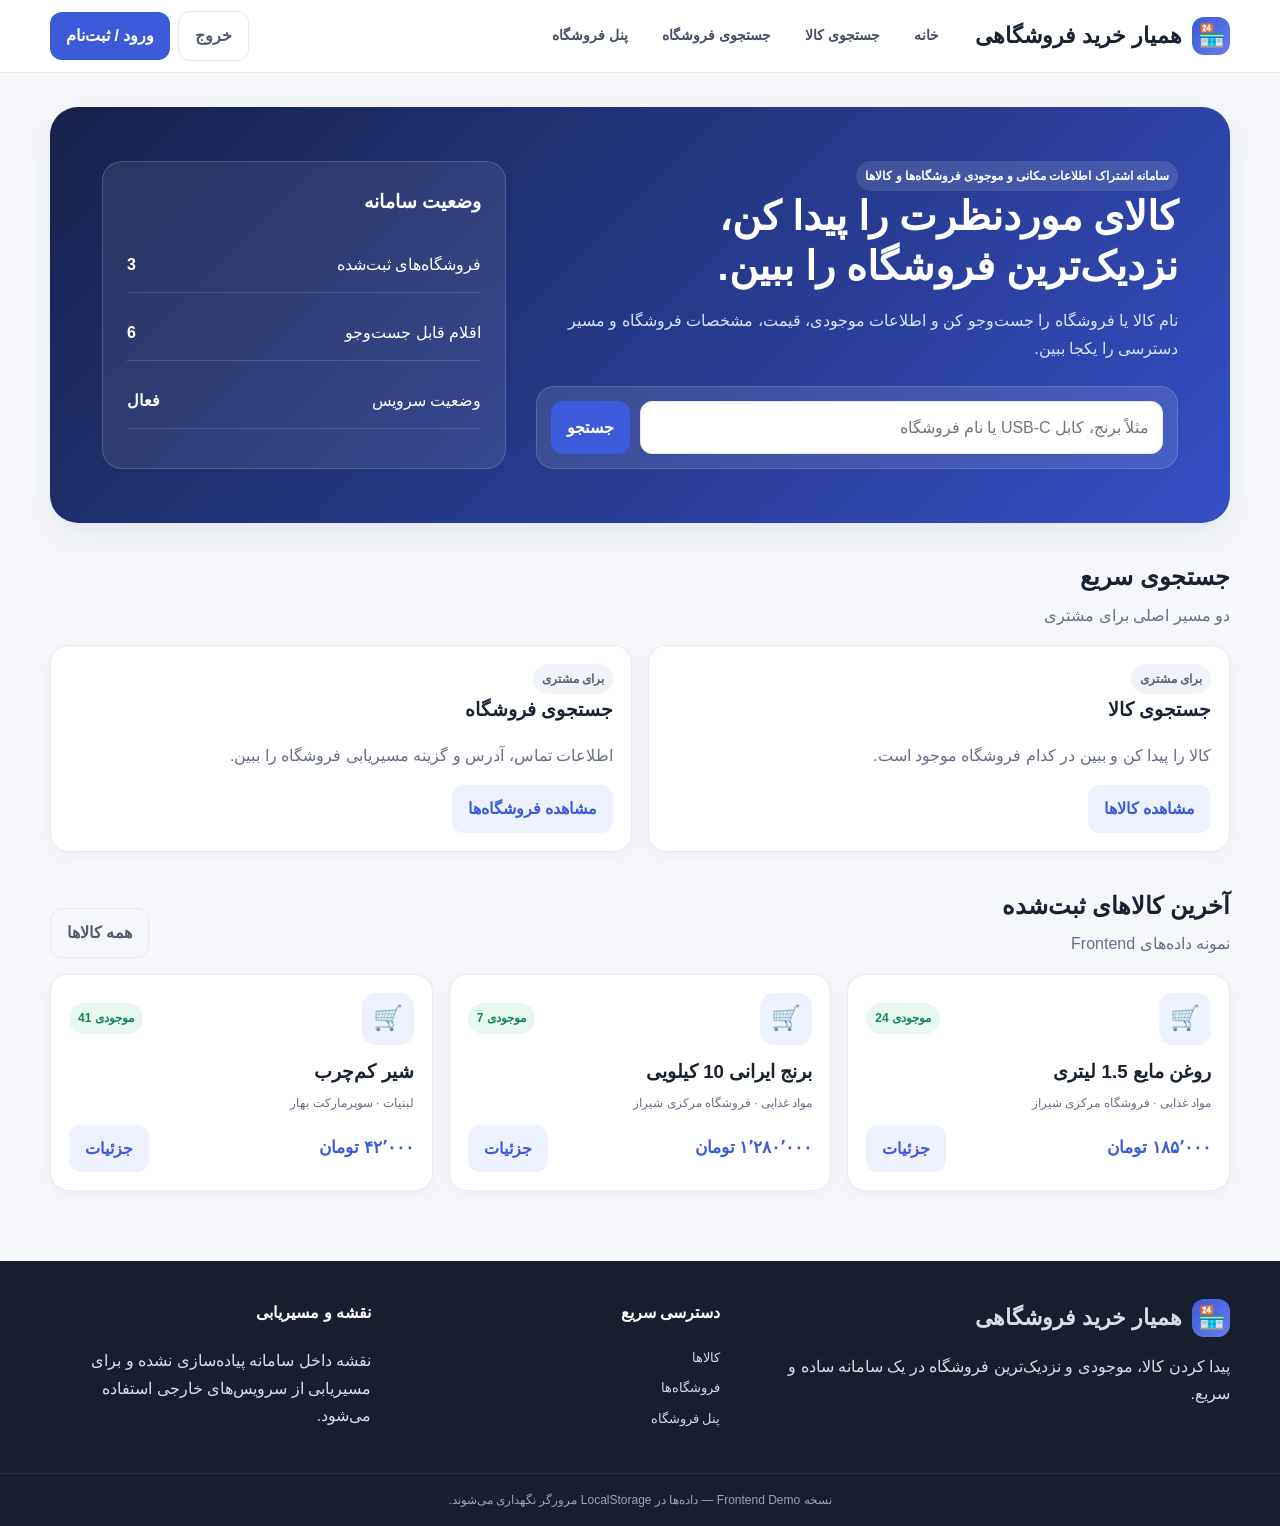
<file: Demo/index.html>
<!doctype html>
<html lang="fa" dir="rtl">
<head>
  <meta charset="utf-8">
  <meta name="viewport" content="width=device-width, initial-scale=1">
  <meta name="description" content="سامانه اشتراک اطلاعات مکانی و موجودی فروشگاه‌ها و کالاها">
  <title>همیار خرید فروشگاهی | سامانه موجودی فروشگاه‌ها</title>
  <link rel="stylesheet" href="styles.css">
</head>
<body>
  <div id="toast" class="toast"></div>

  <header class="topbar">
    <div class="container nav-wrap">
      <a class="brand" href="#/home" aria-label="همیار خرید فروشگاهی">
        <span class="brand-mark" aria-hidden="true">🏪</span>
        <span>همیار خرید فروشگاهی</span>
      </a>
      <nav class="main-nav" id="mainNav">
        <a href="#/home">خانه</a>
        <a href="#/products">جستجوی کالا</a>
        <a href="#/stores">جستجوی فروشگاه</a>
        <a href="#/store-dashboard">پنل فروشگاه</a>
      </nav>
      <div class="nav-actions">
        <span id="sessionLabel" class="session-label"></span>
        <button class="btn btn-ghost" id="logoutBtn" hidden>خروج</button>
        <a class="btn btn-primary" id="authBtn" href="#/login">ورود / ثبت‌نام</a>
      </div>
    </div>
  </header>

  <main id="app" class="container page"></main>

  <footer class="footer">
    <div class="container footer-grid">
      <div>
        <div class="brand footer-brand"><span class="brand-mark" aria-hidden="true">🏪</span><span>همیار خرید فروشگاهی</span></div>
        <p>پیدا کردن کالا، موجودی و نزدیک‌ترین فروشگاه در یک سامانه ساده و سریع.</p>
      </div>
      <div>
        <h4>دسترسی سریع</h4>
        <a href="#/products">کالاها</a>
        <a href="#/stores">فروشگاه‌ها</a>
        <a href="#/store-dashboard">پنل فروشگاه</a>
      </div>
      <div>
        <h4>نقشه و مسیریابی</h4>
        <p>نقشه داخل سامانه پیاده‌سازی نشده و برای مسیریابی از سرویس‌های خارجی استفاده می‌شود.</p>
      </div>
    </div>
    <div class="footer-bottom">نسخه Frontend Demo — داده‌ها در LocalStorage مرورگر نگهداری می‌شوند.</div>
  </footer>

  <script src="app.js"></script>
</body>
</html>
</file>
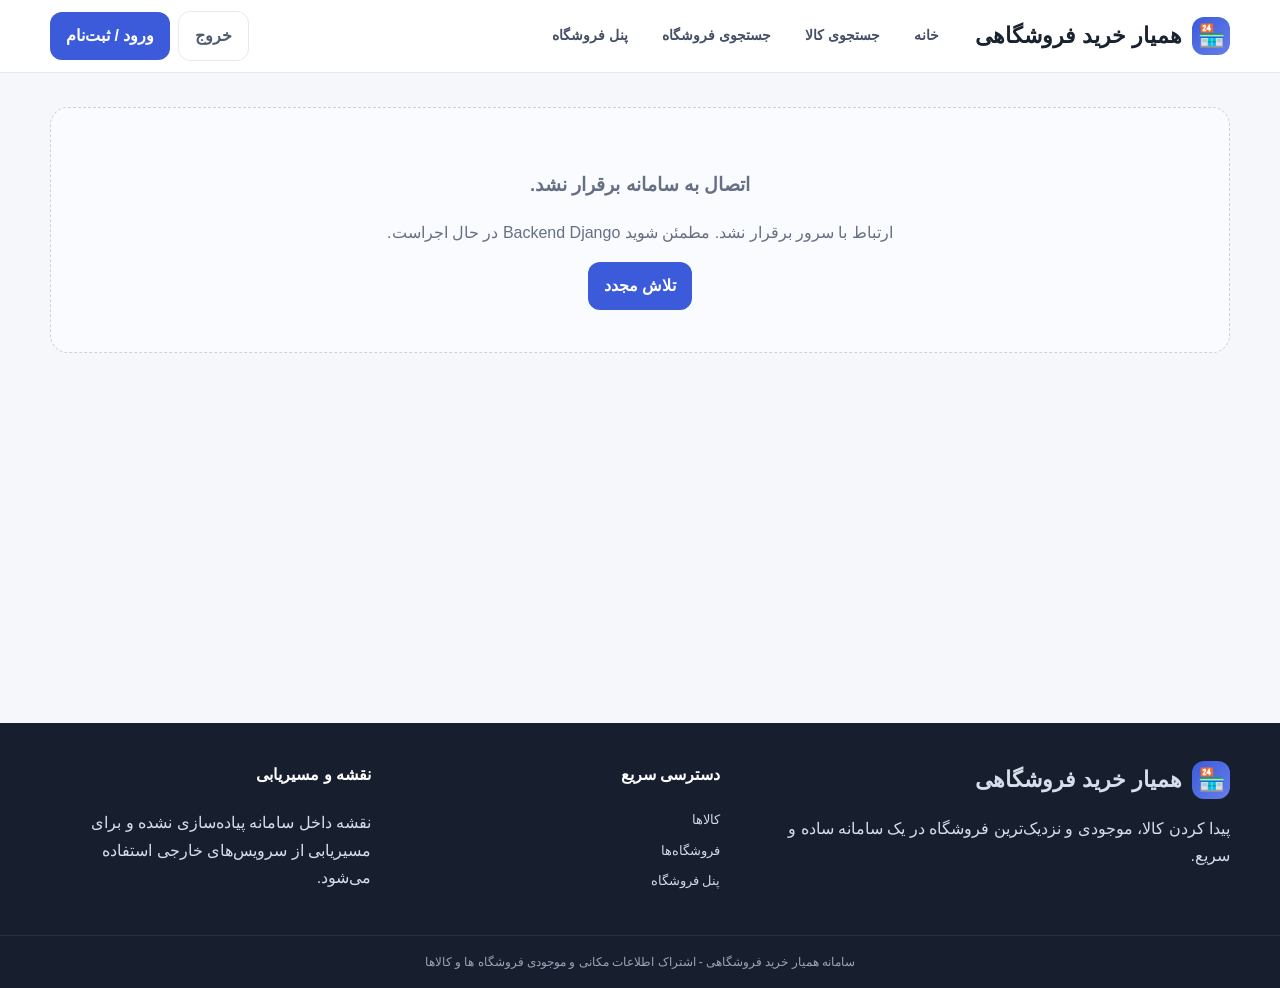
<file: hamyar_kharid_forooshgahi/frontend/index.html>
<!doctype html>
<html lang="fa" dir="rtl">
<head>
  <meta charset="utf-8">
  <meta name="viewport" content="width=device-width, initial-scale=1">
  <meta name="description" content="سامانه اشتراک اطلاعات مکانی و موجودی فروشگاه‌ها و کالاها">
  <title>همیار خرید فروشگاهی | سامانه موجودی فروشگاه‌ها</title>
  <link rel="stylesheet" href="styles.css">
</head>
<body>
  <div id="toast" class="toast"></div>

  <header class="topbar">
    <div class="container nav-wrap">
      <a class="brand" href="#/home" aria-label="همیار خرید فروشگاهی">
        <span class="brand-mark" aria-hidden="true">🏪</span>
        <span>همیار خرید فروشگاهی</span>
      </a>
      <nav class="main-nav" id="mainNav">
        <a href="#/home">خانه</a>
        <a href="#/products">جستجوی کالا</a>
        <a href="#/stores">جستجوی فروشگاه</a>
        <a href="#/store-dashboard">پنل فروشگاه</a>
      </nav>
      <div class="nav-actions">
        <span id="sessionLabel" class="session-label"></span>
        <button class="btn btn-ghost" id="logoutBtn" hidden>خروج</button>
        <a class="btn btn-primary" id="authBtn" href="#/login">ورود / ثبت‌نام</a>
      </div>
    </div>
  </header>

  <main id="app" class="container page"></main>

  <footer class="footer">
    <div class="container footer-grid">
      <div>
        <div class="brand footer-brand"><span class="brand-mark" aria-hidden="true">🏪</span><span>همیار خرید فروشگاهی</span></div>
        <p>پیدا کردن کالا، موجودی و نزدیک‌ترین فروشگاه در یک سامانه ساده و سریع.</p>
      </div>
      <div>
        <h4>دسترسی سریع</h4>
        <a href="#/products">کالاها</a>
        <a href="#/stores">فروشگاه‌ها</a>
        <a href="#/store-dashboard">پنل فروشگاه</a>
      </div>
      <div>
        <h4>نقشه و مسیریابی</h4>
        <p>نقشه داخل سامانه پیاده‌سازی نشده و برای مسیریابی از سرویس‌های خارجی استفاده می‌شود.</p>
      </div>
    </div>
    <div class="footer-bottom">سامانه همیار خرید فروشگاهی - اشتراک اطلاعات مکانی و موجودی فروشگاه ها و کالاها</div>
  </footer>

  <script src="app.js"></script>
</body>
</html>
</file>
<file: Demo/styles.css>
:root{
  --bg:#f5f7fb;
  --surface:#fff;
  --surface-2:#f0f3f8;
  --text:#182230;
  --muted:#667085;
  --border:#e5e9f0;
  --primary:#3b5bdb;
  --primary-dark:#2f46ae;
  --success:#16865b;
  --warning:#b7791f;
  --danger:#c03636;
  --shadow:0 12px 34px rgba(20,32,56,.08);
  --radius:18px;
}
*{box-sizing:border-box}
html{scroll-behavior:smooth}
body{margin:0;font-family:Tahoma,"Segoe UI",Arial,sans-serif;background:var(--bg);color:var(--text);line-height:1.7}
a{text-decoration:none;color:inherit}
button,input,textarea,select{font:inherit}
button{cursor:pointer}
.container{width:min(1180px,calc(100% - 32px));margin:auto}
.topbar{position:sticky;top:0;z-index:30;background:rgba(255,255,255,.94);backdrop-filter:blur(12px);border-bottom:1px solid var(--border)}
.nav-wrap{min-height:72px;display:flex;align-items:center;gap:28px}
.brand{display:flex;align-items:center;gap:10px;font-weight:900;font-size:22px;white-space:nowrap}
.brand-mark{width:38px;height:38px;display:grid;place-items:center;border-radius:12px;background:linear-gradient(135deg,var(--primary),#667eea);color:#fff}
.brand-accent{color:var(--primary)}
.main-nav{display:flex;gap:18px;flex:1}
.main-nav a{color:#455066;font-size:14px;font-weight:700;padding:10px 8px;border-radius:10px}
.main-nav a:hover{background:var(--surface-2);color:var(--primary)}
.nav-actions{display:flex;align-items:center;gap:8px}
.session-label{font-size:13px;color:var(--muted);max-width:160px;white-space:nowrap;overflow:hidden;text-overflow:ellipsis}
.btn{border:0;border-radius:12px;padding:10px 16px;font-weight:800;transition:.2s;display:inline-flex;align-items:center;justify-content:center;gap:7px}
.btn:hover{transform:translateY(-1px)}
.btn-primary{background:var(--primary);color:#fff}
.btn-primary:hover{background:var(--primary-dark)}
.btn-secondary{background:#eef2ff;color:var(--primary)}
.btn-ghost{background:transparent;color:#505b6e;border:1px solid var(--border)}
.btn-danger{background:#fff1f1;color:var(--danger)}
.page{min-height:calc(100vh - 250px);padding:34px 0 70px}
.hero{background:linear-gradient(135deg,#17214a,#354fc6);color:#fff;border-radius:28px;padding:54px 52px;display:grid;grid-template-columns:1.35fr .85fr;gap:30px;box-shadow:var(--shadow)}
.hero h1{font-size:40px;line-height:1.25;margin:0 0 16px}
.hero p{color:#dbe2ff;font-size:16px;max-width:680px}
.hero-search{background:rgba(255,255,255,.1);padding:14px;border:1px solid rgba(255,255,255,.15);border-radius:18px;margin-top:24px}
.search-row{display:grid;grid-template-columns:1fr auto;gap:10px}
.input,.select,.textarea{width:100%;background:#fff;border:1px solid var(--border);border-radius:12px;padding:12px 13px;outline:none}
.input:focus,.select:focus,.textarea:focus{border-color:#90a4ff;box-shadow:0 0 0 3px rgba(59,91,219,.1)}
.hero .input{background:#fff}
.hero-card{background:rgba(255,255,255,.08);border:1px solid rgba(255,255,255,.16);border-radius:20px;padding:24px}
.hero-card h3{margin-top:0}
.stat-list{display:grid;gap:12px}
.stat{display:flex;justify-content:space-between;padding:14px 0;border-bottom:1px solid rgba(255,255,255,.14)}
.section{margin-top:34px}
.section-head{display:flex;align-items:end;justify-content:space-between;gap:18px;margin-bottom:16px}
.section-head h2,.page-title h1{margin:0}
.section-head p,.page-title p{margin:4px 0 0;color:var(--muted)}
.grid{display:grid;gap:16px}
.grid-3{grid-template-columns:repeat(3,minmax(0,1fr))}
.grid-2{grid-template-columns:repeat(2,minmax(0,1fr))}
.card{background:var(--surface);border:1px solid var(--border);border-radius:var(--radius);padding:18px;box-shadow:0 5px 18px rgba(20,32,56,.04)}
.card h3{margin:0 0 6px}
.muted{color:var(--muted)}
.badge{display:inline-flex;padding:5px 9px;border-radius:999px;font-size:12px;font-weight:800}
.badge-success{background:#e8f8f0;color:var(--success)}
.badge-warning{background:#fff6df;color:var(--warning)}
.badge-danger{background:#ffeded;color:var(--danger)}
.badge-neutral{background:#eef2f6;color:#556070}
.product-card{display:flex;flex-direction:column;gap:11px}
.product-card .product-icon{width:52px;height:52px;border-radius:14px;background:#eef2ff;color:var(--primary);display:grid;place-items:center;font-size:24px}
.card-row{display:flex;align-items:center;justify-content:space-between;gap:10px}
.price{font-weight:900;color:var(--primary);font-size:17px}
.toolbar{display:grid;grid-template-columns:1.7fr 1fr auto;gap:10px;margin:22px 0}
.page-title{margin-bottom:18px}
.empty{padding:42px;text-align:center;border:1px dashed #ccd3df;border-radius:18px;color:var(--muted);background:#fafbfe}
.detail{display:grid;grid-template-columns:1fr 1fr;gap:20px}
.detail-panel{background:var(--surface);border:1px solid var(--border);border-radius:22px;padding:24px}
.map-placeholder{min-height:280px;border-radius:18px;border:1px dashed #bac3d2;background:
  linear-gradient(45deg,rgba(59,91,219,.06) 25%,transparent 25%),
  linear-gradient(-45deg,rgba(59,91,219,.06) 25%,transparent 25%);
background-size:28px 28px;background-position:0 0,14px 14px;display:grid;place-items:center;text-align:center;padding:24px;color:#657087}
.map-pin{font-size:48px;margin-bottom:8px}
.info-list{display:grid;gap:10px;margin:16px 0}
.info-item{display:flex;justify-content:space-between;gap:16px;padding:10px 0;border-bottom:1px solid var(--border)}
.info-item strong{font-size:13px}
.stack{display:grid;gap:12px}
.auth-wrap{max-width:520px;margin:20px auto}
.auth-card{background:var(--surface);border:1px solid var(--border);padding:28px;border-radius:22px;box-shadow:var(--shadow)}
.form-grid{display:grid;grid-template-columns:1fr 1fr;gap:12px}
.form-group{display:grid;gap:7px}
.form-group.full{grid-column:1/-1}
.form-group label{font-size:13px;font-weight:800}
.notice{padding:12px 14px;border-radius:13px;background:#eef2ff;color:#3b4e8f;font-size:13px}
.dashboard{display:grid;grid-template-columns:240px 1fr;gap:18px}
.sidebar{background:var(--surface);border:1px solid var(--border);border-radius:20px;padding:14px;height:max-content;position:sticky;top:92px}
.sidebar a{display:block;padding:11px 12px;border-radius:11px;font-size:14px;font-weight:700;color:#536073}
.sidebar a.active,.sidebar a:hover{background:#eef2ff;color:var(--primary)}
.dashboard-main{min-width:0}
.kpis{display:grid;grid-template-columns:repeat(4,minmax(0,1fr));gap:12px}
.kpi{padding:18px;border-radius:18px;background:var(--surface);border:1px solid var(--border)}
.kpi span{color:var(--muted);font-size:12px}
.kpi strong{display:block;font-size:27px;margin-top:4px}
.table-wrap{overflow:auto;background:var(--surface);border:1px solid var(--border);border-radius:18px}
table{width:100%;border-collapse:collapse;min-width:720px}
th,td{padding:13px 14px;border-bottom:1px solid var(--border);text-align:right;font-size:13px}
th{background:#fafbfe;color:#5d6675}
tr:last-child td{border-bottom:0}
.file-box{border:2px dashed #bcc6d7;border-radius:18px;padding:26px;text-align:center;background:#fbfcff}
.file-box input{display:none}
.file-box label{display:inline-flex;cursor:pointer}
.import-preview{margin-top:14px}
.split{display:flex;align-items:center;justify-content:space-between;gap:12px}
.small{font-size:12px}
.footer{background:#171e2d;color:#d7deeb;padding:38px 0 0}
.footer-grid{display:grid;grid-template-columns:1.5fr 1fr 1fr;gap:28px}
.footer h4{color:#fff;margin-top:0}
.footer-grid a{display:block;color:#d1d9e7;margin:8px 0;font-size:13px}
.footer-bottom{border-top:1px solid rgba(255,255,255,.08);margin-top:28px;padding:16px 0;text-align:center;color:#99a5b9;font-size:12px}
.toast{position:fixed;left:22px;bottom:22px;z-index:1000;opacity:0;pointer-events:none;transform:translateY(12px);background:#1f2937;color:#fff;padding:12px 16px;border-radius:12px;transition:.25s;box-shadow:var(--shadow)}
.toast.show{opacity:1;transform:none}
.tag{display:inline-flex;align-items:center;gap:6px;padding:5px 9px;border-radius:999px;background:#f0f3f8;color:#596474;font-size:12px;font-weight:700}
@media (max-width: 980px){
  .hero{grid-template-columns:1fr;padding:34px}
  .main-nav{display:none}
  .grid-3{grid-template-columns:repeat(2,minmax(0,1fr))}
  .dashboard{grid-template-columns:1fr}
  .sidebar{position:static}
  .kpis{grid-template-columns:repeat(2,minmax(0,1fr))}
  .detail{grid-template-columns:1fr}
  .footer-grid{grid-template-columns:1fr 1fr}
}
@media (max-width: 660px){
  .container{width:min(100% - 20px,1180px)}
  .topbar .btn-primary{padding:8px 10px}
  .session-label{display:none}
  .hero{padding:25px}
  .hero h1{font-size:30px}
  .search-row,.toolbar,.form-grid{grid-template-columns:1fr}
  .grid-3,.grid-2,.kpis,.footer-grid{grid-template-columns:1fr}
  .page{padding-top:20px}
}
</file>
<file: hamyar_kharid_forooshgahi/frontend/styles.css>
:root{
  --bg:#f5f7fb;
  --surface:#fff;
  --surface-2:#f0f3f8;
  --text:#182230;
  --muted:#667085;
  --border:#e5e9f0;
  --primary:#3b5bdb;
  --primary-dark:#2f46ae;
  --success:#16865b;
  --warning:#b7791f;
  --danger:#c03636;
  --shadow:0 12px 34px rgba(20,32,56,.08);
  --radius:18px;
}
*{box-sizing:border-box}
html{scroll-behavior:smooth}
body{margin:0;font-family:Tahoma,"Segoe UI",Arial,sans-serif;background:var(--bg);color:var(--text);line-height:1.7}
a{text-decoration:none;color:inherit}
button,input,textarea,select{font:inherit}
button{cursor:pointer}
.container{width:min(1180px,calc(100% - 32px));margin:auto}
.topbar{position:sticky;top:0;z-index:30;background:rgba(255,255,255,.94);backdrop-filter:blur(12px);border-bottom:1px solid var(--border)}
.nav-wrap{min-height:72px;display:flex;align-items:center;gap:28px}
.brand{display:flex;align-items:center;gap:10px;font-weight:900;font-size:22px;white-space:nowrap}
.brand-mark{width:38px;height:38px;display:grid;place-items:center;border-radius:12px;background:linear-gradient(135deg,var(--primary),#667eea);color:#fff}
.brand-accent{color:var(--primary)}
.main-nav{display:flex;gap:18px;flex:1}
.main-nav a{color:#455066;font-size:14px;font-weight:700;padding:10px 8px;border-radius:10px}
.main-nav a:hover{background:var(--surface-2);color:var(--primary)}
.nav-actions{display:flex;align-items:center;gap:8px}
.session-label{font-size:13px;color:var(--muted);max-width:160px;white-space:nowrap;overflow:hidden;text-overflow:ellipsis}
.btn{border:0;border-radius:12px;padding:10px 16px;font-weight:800;transition:.2s;display:inline-flex;align-items:center;justify-content:center;gap:7px}
.btn:hover{transform:translateY(-1px)}
.btn-primary{background:var(--primary);color:#fff}
.btn-primary:hover{background:var(--primary-dark)}
.btn-secondary{background:#eef2ff;color:var(--primary)}
.btn-ghost{background:transparent;color:#505b6e;border:1px solid var(--border)}
.btn-danger{background:#fff1f1;color:var(--danger)}
.page{min-height:calc(100vh - 250px);padding:34px 0 70px}
.hero{background:linear-gradient(135deg,#17214a,#354fc6);color:#fff;border-radius:28px;padding:54px 52px;display:grid;grid-template-columns:1.35fr .85fr;gap:30px;box-shadow:var(--shadow)}
.hero h1{font-size:40px;line-height:1.25;margin:0 0 16px}
.hero p{color:#dbe2ff;font-size:16px;max-width:680px}
.hero-search{background:rgba(255,255,255,.1);padding:14px;border:1px solid rgba(255,255,255,.15);border-radius:18px;margin-top:24px}
.search-row{display:grid;grid-template-columns:1fr auto;gap:10px}
.input,.select,.textarea{width:100%;background:#fff;border:1px solid var(--border);border-radius:12px;padding:12px 13px;outline:none}
.input:focus,.select:focus,.textarea:focus{border-color:#90a4ff;box-shadow:0 0 0 3px rgba(59,91,219,.1)}
.hero .input{background:#fff}
.hero-card{background:rgba(255,255,255,.08);border:1px solid rgba(255,255,255,.16);border-radius:20px;padding:24px}
.hero-card h3{margin-top:0}
.stat-list{display:grid;gap:12px}
.stat{display:flex;justify-content:space-between;padding:14px 0;border-bottom:1px solid rgba(255,255,255,.14)}
.section{margin-top:34px}
.section-head{display:flex;align-items:end;justify-content:space-between;gap:18px;margin-bottom:16px}
.section-head h2,.page-title h1{margin:0}
.section-head p,.page-title p{margin:4px 0 0;color:var(--muted)}
.grid{display:grid;gap:16px}
.grid-3{grid-template-columns:repeat(3,minmax(0,1fr))}
.grid-2{grid-template-columns:repeat(2,minmax(0,1fr))}
.card{background:var(--surface);border:1px solid var(--border);border-radius:var(--radius);padding:18px;box-shadow:0 5px 18px rgba(20,32,56,.04)}
.card h3{margin:0 0 6px}
.muted{color:var(--muted)}
.badge{display:inline-flex;padding:5px 9px;border-radius:999px;font-size:12px;font-weight:800}
.badge-success{background:#e8f8f0;color:var(--success)}
.badge-warning{background:#fff6df;color:var(--warning)}
.badge-danger{background:#ffeded;color:var(--danger)}
.badge-neutral{background:#eef2f6;color:#556070}
.product-card{display:flex;flex-direction:column;gap:11px}
.product-card .product-icon{width:52px;height:52px;border-radius:14px;background:#eef2ff;color:var(--primary);display:grid;place-items:center;font-size:24px}
.card-row{display:flex;align-items:center;justify-content:space-between;gap:10px}
.price{font-weight:900;color:var(--primary);font-size:17px}
.toolbar{display:grid;grid-template-columns:1.7fr 1fr auto;gap:10px;margin:22px 0}
.page-title{margin-bottom:18px}
.empty{padding:42px;text-align:center;border:1px dashed #ccd3df;border-radius:18px;color:var(--muted);background:#fafbfe}
.detail{display:grid;grid-template-columns:1fr 1fr;gap:20px}
.detail-panel{background:var(--surface);border:1px solid var(--border);border-radius:22px;padding:24px}
.map-placeholder{min-height:280px;border-radius:18px;border:1px dashed #bac3d2;background:
  linear-gradient(45deg,rgba(59,91,219,.06) 25%,transparent 25%),
  linear-gradient(-45deg,rgba(59,91,219,.06) 25%,transparent 25%);
background-size:28px 28px;background-position:0 0,14px 14px;display:grid;place-items:center;text-align:center;padding:24px;color:#657087}
.map-pin{font-size:48px;margin-bottom:8px}
.info-list{display:grid;gap:10px;margin:16px 0}
.info-item{display:flex;justify-content:space-between;gap:16px;padding:10px 0;border-bottom:1px solid var(--border)}
.info-item strong{font-size:13px}
.stack{display:grid;gap:12px}
.auth-wrap{max-width:520px;margin:20px auto}
.auth-card{background:var(--surface);border:1px solid var(--border);padding:28px;border-radius:22px;box-shadow:var(--shadow)}
.form-grid{display:grid;grid-template-columns:1fr 1fr;gap:12px}
.form-group{display:grid;gap:7px}
.form-group.full{grid-column:1/-1}
.form-group label{font-size:13px;font-weight:800}
.notice{padding:12px 14px;border-radius:13px;background:#eef2ff;color:#3b4e8f;font-size:13px}
.dashboard{display:grid;grid-template-columns:240px 1fr;gap:18px}
.sidebar{background:var(--surface);border:1px solid var(--border);border-radius:20px;padding:14px;height:max-content;position:sticky;top:92px}
.sidebar a{display:block;padding:11px 12px;border-radius:11px;font-size:14px;font-weight:700;color:#536073}
.sidebar a.active,.sidebar a:hover{background:#eef2ff;color:var(--primary)}
.dashboard-main{min-width:0}
.kpis{display:grid;grid-template-columns:repeat(4,minmax(0,1fr));gap:12px}
.kpi{padding:18px;border-radius:18px;background:var(--surface);border:1px solid var(--border)}
.kpi span{color:var(--muted);font-size:12px}
.kpi strong{display:block;font-size:27px;margin-top:4px}
.table-wrap{overflow:auto;background:var(--surface);border:1px solid var(--border);border-radius:18px}
table{width:100%;border-collapse:collapse;min-width:720px}
th,td{padding:13px 14px;border-bottom:1px solid var(--border);text-align:right;font-size:13px}
th{background:#fafbfe;color:#5d6675}
tr:last-child td{border-bottom:0}
.file-box{border:2px dashed #bcc6d7;border-radius:18px;padding:26px;text-align:center;background:#fbfcff}
.file-box input{display:none}
.file-box label{display:inline-flex;cursor:pointer}
.import-preview{margin-top:14px}
.split{display:flex;align-items:center;justify-content:space-between;gap:12px}
.small{font-size:12px}
.footer{background:#171e2d;color:#d7deeb;padding:38px 0 0}
.footer-grid{display:grid;grid-template-columns:1.5fr 1fr 1fr;gap:28px}
.footer h4{color:#fff;margin-top:0}
.footer-grid a{display:block;color:#d1d9e7;margin:8px 0;font-size:13px}
.footer-bottom{border-top:1px solid rgba(255,255,255,.08);margin-top:28px;padding:16px 0;text-align:center;color:#99a5b9;font-size:12px}
.toast{position:fixed;left:22px;bottom:22px;z-index:1000;opacity:0;pointer-events:none;transform:translateY(12px);background:#1f2937;color:#fff;padding:12px 16px;border-radius:12px;transition:.25s;box-shadow:var(--shadow)}
.toast.show{opacity:1;transform:none}
.tag{display:inline-flex;align-items:center;gap:6px;padding:5px 9px;border-radius:999px;background:#f0f3f8;color:#596474;font-size:12px;font-weight:700}
@media (max-width: 980px){
  .hero{grid-template-columns:1fr;padding:34px}
  .main-nav{display:none}
  .grid-3{grid-template-columns:repeat(2,minmax(0,1fr))}
  .dashboard{grid-template-columns:1fr}
  .sidebar{position:static}
  .kpis{grid-template-columns:repeat(2,minmax(0,1fr))}
  .detail{grid-template-columns:1fr}
  .footer-grid{grid-template-columns:1fr 1fr}
}
@media (max-width: 660px){
  .container{width:min(100% - 20px,1180px)}
  .topbar .btn-primary{padding:8px 10px}
  .session-label{display:none}
  .hero{padding:25px}
  .hero h1{font-size:30px}
  .search-row,.toolbar,.form-grid{grid-template-columns:1fr}
  .grid-3,.grid-2,.kpis,.footer-grid{grid-template-columns:1fr}
  .page{padding-top:20px}
}
</file>
